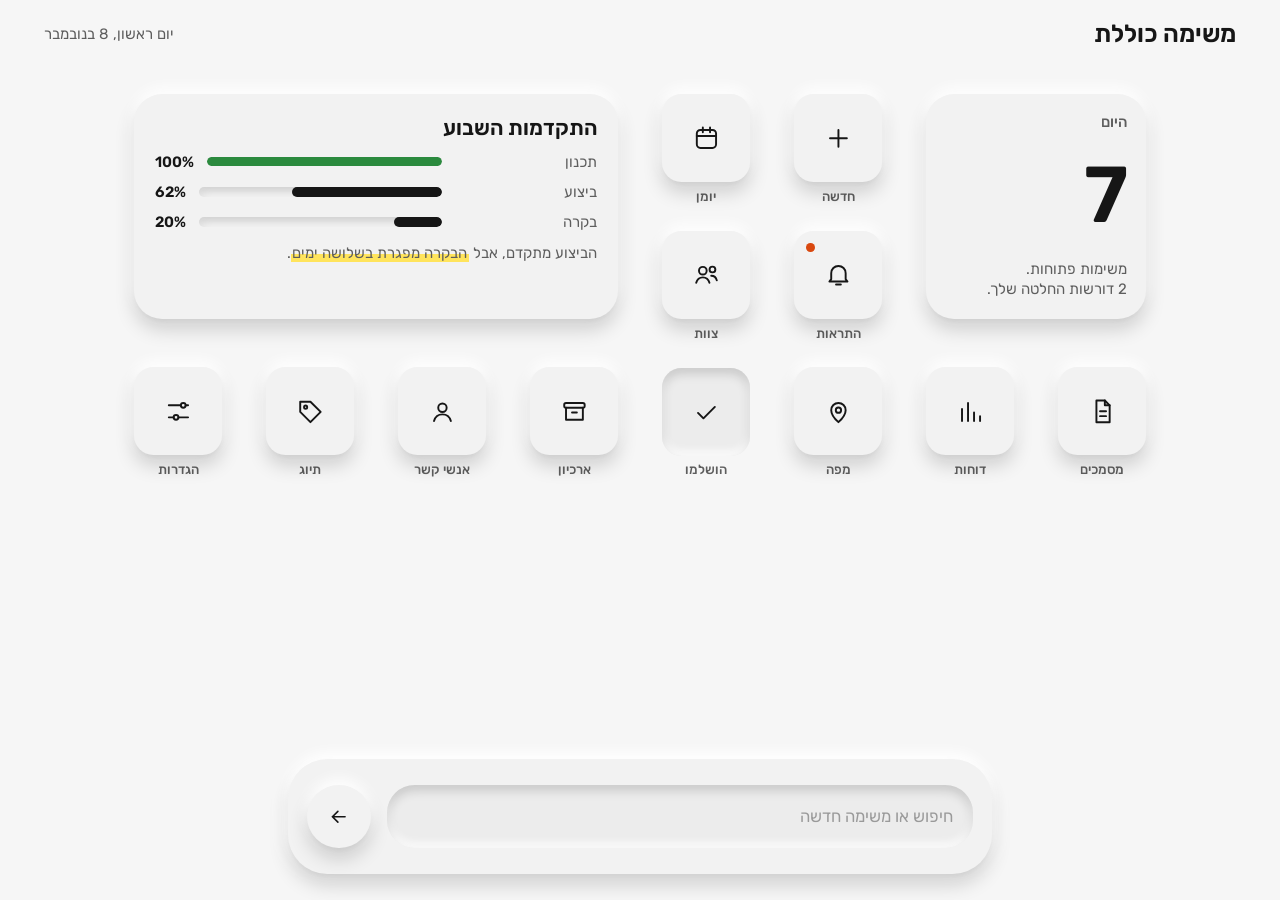
<file: design/demo.html>
<!doctype html>
<html lang="he" dir="rtl">
<head>
<meta charset="utf-8">
<meta name="viewport" content="width=device-width,initial-scale=1">
<title>חומר רך</title>
<link rel="preconnect" href="https://fonts.googleapis.com">
<link href="https://fonts.googleapis.com/css2?family=Rubik:wght@400;500;600&display=swap" rel="stylesheet">
<link rel="stylesheet" href="tokens.css">
<style>
*{box-sizing:border-box;margin:0}
html,body{background:var(--bg);color:var(--ink);font-family:var(--font)}
body{min-height:100dvh;display:flex;flex-direction:column}
.bar{position:sticky;top:0;z-index:5;background:var(--bg);display:flex;align-items:center;justify-content:space-between;
  padding:calc(var(--T)*.22) var(--margin);direction:rtl}
.bar a{color:var(--ink);text-decoration:none;font-weight:600;font-size:calc(var(--T)*.28)}
.bar .sub{color:var(--ink-2);font-size:calc(var(--T)*.17)}
main{flex:1;width:100%;max-width:calc(var(--T)*var(--cols) + var(--gap)*(var(--cols) - 1) + var(--margin)*2);margin:0 auto;
  padding:calc(var(--T)*.3) var(--margin) calc(var(--T)*2);
  display:grid;grid-template-columns:repeat(var(--cols),var(--T));column-gap:var(--gap);row-gap:calc(var(--gap)*1.1);
  grid-auto-rows:var(--T);direction:rtl}
.m{background:var(--face);box-shadow:var(--raise);border:0;color:inherit;font:inherit;
  transition:box-shadow .12s var(--ease),background .12s var(--ease),transform .12s var(--ease);cursor:pointer}
.m:active,.m[aria-pressed="true"]{box-shadow:var(--press);background:var(--face-press);transform:translateY(1px)}
.m:focus-visible{outline:3px solid var(--focus);outline-offset:4px}
.widget{grid-column:span 2;grid-row:span 2;border-radius:var(--r-widget);padding:calc(var(--T)*.22);
  display:flex;flex-direction:column;justify-content:space-between;text-align:right}
.widget .k{font-size:calc(var(--T)*.17);color:var(--ink-2);font-weight:500}
.widget .n{font-size:calc(var(--T)*.9);font-weight:600;line-height:1;letter-spacing:-.02em}
.widget .s{font-size:calc(var(--T)*.17);color:var(--ink-2);line-height:1.35}
.cell{display:flex;flex-direction:column;align-items:center;gap:calc(var(--T)*.08)}
.tile{flex:none;width:var(--T);height:var(--T);border-radius:var(--r-tile);display:grid;place-items:center;position:relative}
.tile svg{width:38%;height:38%;stroke:var(--ink);fill:none;stroke-width:1.6;stroke-linecap:round;stroke-linejoin:round}
.lbl{font-size:calc(var(--T)*.15);color:var(--ink-2);font-weight:500;white-space:nowrap}
.dot{position:absolute;top:14%;left:14%;width:calc(var(--T)*.1);height:calc(var(--T)*.1);border-radius:50%;background:var(--signal)}
.tiles{grid-column:span 2;grid-row:span 2;display:grid;grid-template-columns:repeat(2,var(--T));grid-template-rows:repeat(2,var(--T));gap:inherit;column-gap:var(--gap);row-gap:calc(var(--gap)*1.1)}
.panel{grid-column:span 4;grid-row:span 2;border-radius:var(--r-widget);padding:calc(var(--T)*.24);cursor:default;
  display:flex;flex-direction:column;gap:calc(var(--T)*.14)}
.panel h2{font-size:calc(var(--T)*.24);font-weight:600}
.row{display:flex;align-items:center;gap:calc(var(--T)*.15);font-size:calc(var(--T)*.17)}
.row .name{flex:0 0 32%;color:var(--ink-2)}
.track{flex:1;height:calc(var(--T)*.11);border-radius:99px;background:var(--face);box-shadow:var(--press);overflow:hidden}
.fill{height:100%;border-radius:99px;background:var(--ink)}
.fill.ok{background:var(--ok)}
.row .v{flex:0 0 auto;font-weight:600;min-width:3ch;text-align:left}
mark{background:linear-gradient(transparent 55%,var(--marker) 55%);color:inherit;padding:0 .1em}
.panel p{font-size:calc(var(--T)*.17);color:var(--ink-2);line-height:1.4}
.dock{position:fixed;bottom:calc(var(--T)*.3);inset-inline:calc(var(--T)*.2);max-width:calc(var(--T)*8);margin:0 auto;
  height:calc(var(--T)*1.3);border-radius:var(--r-dock);box-shadow:var(--raise);background:var(--face);
  display:flex;align-items:center;padding:0 calc(var(--T)*.22);gap:calc(var(--T)*.18);direction:rtl}
.dock input{flex:1;height:calc(var(--T)*.72);border:0;border-radius:calc(var(--r-dock)*.7);background:var(--face-press);box-shadow:var(--press);
  padding:0 calc(var(--T)*.22);font:inherit;font-size:calc(var(--T)*.19);color:var(--ink);direction:rtl}
.dock input::placeholder{color:var(--ink-3)}
.dock input:focus-visible{outline:3px solid var(--focus);outline-offset:2px}
.dock .go{width:calc(var(--T)*.72);height:calc(var(--T)*.72);border-radius:50%;display:grid;place-items:center}
.dock .go svg{width:42%;stroke:var(--ink);fill:none;stroke-width:1.8;stroke-linecap:round}
</style>
</head>
<body>
<header class="bar"><a href="./">משימה כוללת</a><span class="sub">יום ראשון, 8 בנובמבר</span></header>
<main>
  <button class="m widget" aria-label="משימות פתוחות היום">
    <span class="k">היום</span>
    <span class="n">7</span>
    <span class="s">משימות פתוחות.<br>2 דורשות החלטה שלך.</span>
  </button>
  <div class="tiles">
    <div class="cell"><button class="m tile" aria-label="משימה חדשה"><svg viewBox="0 0 24 24"><path d="M12 5v14M5 12h14"/></svg></button><span class="lbl">חדשה</span></div>
    <div class="cell"><button class="m tile" aria-label="יומן"><svg viewBox="0 0 24 24"><rect x="4" y="5" width="16" height="15" rx="3"/><path d="M4 10h16M9 3v4M15 3v4"/></svg></button><span class="lbl">יומן</span></div>
    <div class="cell"><button class="m tile" aria-label="התראות"><svg viewBox="0 0 24 24"><path d="M6 16V11a6 6 0 0 1 12 0v5l1.5 2h-15z"/><path d="M10 20.5h4"/></svg><span class="dot"></span></button><span class="lbl">התראות</span></div>
    <div class="cell"><button class="m tile" aria-label="צוות"><svg viewBox="0 0 24 24"><circle cx="9" cy="9" r="3.2"/><path d="M3.5 19c.8-3 3-4.5 5.5-4.5s4.7 1.5 5.5 4.5"/><circle cx="17" cy="8" r="2.4"/><path d="M16 13.2c2.3 0 4 1.3 4.6 3.8"/></svg></button><span class="lbl">צוות</span></div>
  </div>
  <section class="m panel" aria-label="התקדמות השבוע">
    <h2>התקדמות השבוע</h2>
    <div class="row"><span class="name">תכנון</span><span class="track"><span class="fill ok" style="width:100%;display:block"></span></span><span class="v">100%</span></div>
    <div class="row"><span class="name">ביצוע</span><span class="track"><span class="fill" style="width:62%;display:block"></span></span><span class="v">62%</span></div>
    <div class="row"><span class="name">בקרה</span><span class="track"><span class="fill" style="width:20%;display:block"></span></span><span class="v">20%</span></div>
    <p>הביצוע מתקדם, אבל <mark>הבקרה מפגרת בשלושה ימים</mark>.</p>
  </section>
  <div class="cell"><button class="m tile" aria-label="מסמכים"><svg viewBox="0 0 24 24"><path d="M7 3h7l4 4v14H7z"/><path d="M14 3v4h4M10 12h5M10 16h5"/></svg></button><span class="lbl">מסמכים</span></div>
  <div class="cell"><button class="m tile" aria-label="דוחות"><svg viewBox="0 0 24 24"><path d="M5 20V10M10 20V5M15 20v-7M20 20v-4"/></svg></button><span class="lbl">דוחות</span></div>
  <div class="cell"><button class="m tile" aria-label="מפה"><svg viewBox="0 0 24 24"><path d="M12 21s-6-5.5-6-10a6 6 0 0 1 12 0c0 4.5-6 10-6 10z"/><circle cx="12" cy="11" r="2.2"/></svg></button><span class="lbl">מפה</span></div>
  <div class="cell"><button class="m tile" aria-pressed="true" aria-label="הושלמו"><svg viewBox="0 0 24 24"><path d="M5 12.5l4.5 4.5L19 7.5"/></svg></button><span class="lbl">הושלמו</span></div>
  <div class="cell"><button class="m tile" aria-label="ארכיון"><svg viewBox="0 0 24 24"><rect x="3.5" y="5" width="17" height="4" rx="1.5"/><path d="M5 9v10h14V9M10 13h4"/></svg></button><span class="lbl">ארכיון</span></div>
  <div class="cell"><button class="m tile" aria-label="אנשי קשר"><svg viewBox="0 0 24 24"><circle cx="12" cy="9" r="3.5"/><path d="M5 20c1-3.5 3.8-5.5 7-5.5s6 2 7 5.5"/></svg></button><span class="lbl">אנשי קשר</span></div>
  <div class="cell"><button class="m tile" aria-label="תיוג"><svg viewBox="0 0 24 24"><path d="M3.5 12.5V4h8.5l8.5 8.5-8.5 8.5z"/><circle cx="8" cy="8.5" r="1.3"/></svg></button><span class="lbl">תיוג</span></div>
  <div class="cell"><button class="m tile" aria-label="הגדרות"><svg viewBox="0 0 24 24"><path d="M4 7h10M18 7h2M4 17h4M12 17h8"/><circle cx="16" cy="7" r="2"/><circle cx="10" cy="17" r="2"/></svg></button><span class="lbl">הגדרות</span></div>
</main>
<form class="dock" onsubmit="return false" role="search">
  <input type="search" placeholder="חיפוש או משימה חדשה" aria-label="חיפוש או משימה חדשה" dir="rtl">
  <button class="m go" aria-label="שליחה"><svg viewBox="0 0 24 24"><path d="M19 12H5M11 6l-6 6 6 6"/></svg></button>
</form>
</body>
</html>
</file>
<file: design/tokens.css>
/* שפת "חומר רך" — טוקנים. מקור: DESIGN-LANGUAGE.md */
:root{
  /* יחידת היסוד: אריח. כל מידה נגזרת ממנה */
  --cols: 4;
  --T: min(calc(100vw / 6.5), 92px);   /* 4 אריחים + 3 רווחים של חצי אריח + 2 שוליים של חצי אריח = 6.5 */
  --gap: calc(var(--T) * .5);
  --margin: calc(var(--T) * .5);

  /* חומר: גוש אחד אפור־לבן. הפנים כהות מהרקע ב-4 נקודות בלבד */
  --bg: #F6F6F6;
  --face: #F2F2F2;
  --face-press: #ECECEC;
  --light: #FFFFFF;
  --shade: rgba(0,0,0,.16);
  --shade-near: rgba(0,0,0,.07);

  /* דיו: הטקסט הוא הדבר היחיד שחור באמת */
  --ink: #161616;
  --ink-2: #5E5E5E;
  --ink-3: #9A9A9A;

  /* צבע רק עם תפקיד */
  --signal: #D9480F;   /* דורש פעולה */
  --ok: #2B8A3E;       /* הושלם */
  --focus: #1C4E80;    /* פוקוס מקלדת */
  --marker: #FFE45C;   /* מרקר לתובנה */

  /* רדיוסים יחסיים לגודל הרכיב */
  --r-tile: calc(var(--T) * .22);
  --r-widget: calc(var(--T) * .32);
  --r-dock: calc(var(--T) * .45);

  /* הבלטה: אור מלמעלה, צל נופל למטה */
  --raise:
    0 calc(var(--T) * -.07) calc(var(--T) * .16) var(--light),
    0 calc(var(--T) * .12) calc(var(--T) * .22) var(--shade),
    0 calc(var(--T) * .02) calc(var(--T) * .05) var(--shade-near);
  --press:
    inset 0 calc(var(--T) * .06) calc(var(--T) * .12) var(--shade),
    inset 0 calc(var(--T) * -.05) calc(var(--T) * .1) var(--light);

  --ease: cubic-bezier(.2,.7,.2,1);
  --font: "Rubik", "Assistant", system-ui, sans-serif;
}
@media (min-width: 900px){
  :root{ --cols: 8; --T: 88px; }
}
@media (prefers-color-scheme: dark){
  :root:not([data-theme="light"]){
    --bg:#1E1E1E; --face:#232323; --face-press:#1B1B1B;
    --light:rgba(255,255,255,.04); --shade:rgba(0,0,0,.55); --shade-near:rgba(0,0,0,.3);
    --ink:#F2F2F2; --ink-2:#A8A8A8; --ink-3:#6E6E6E;
  }
}
</file>
